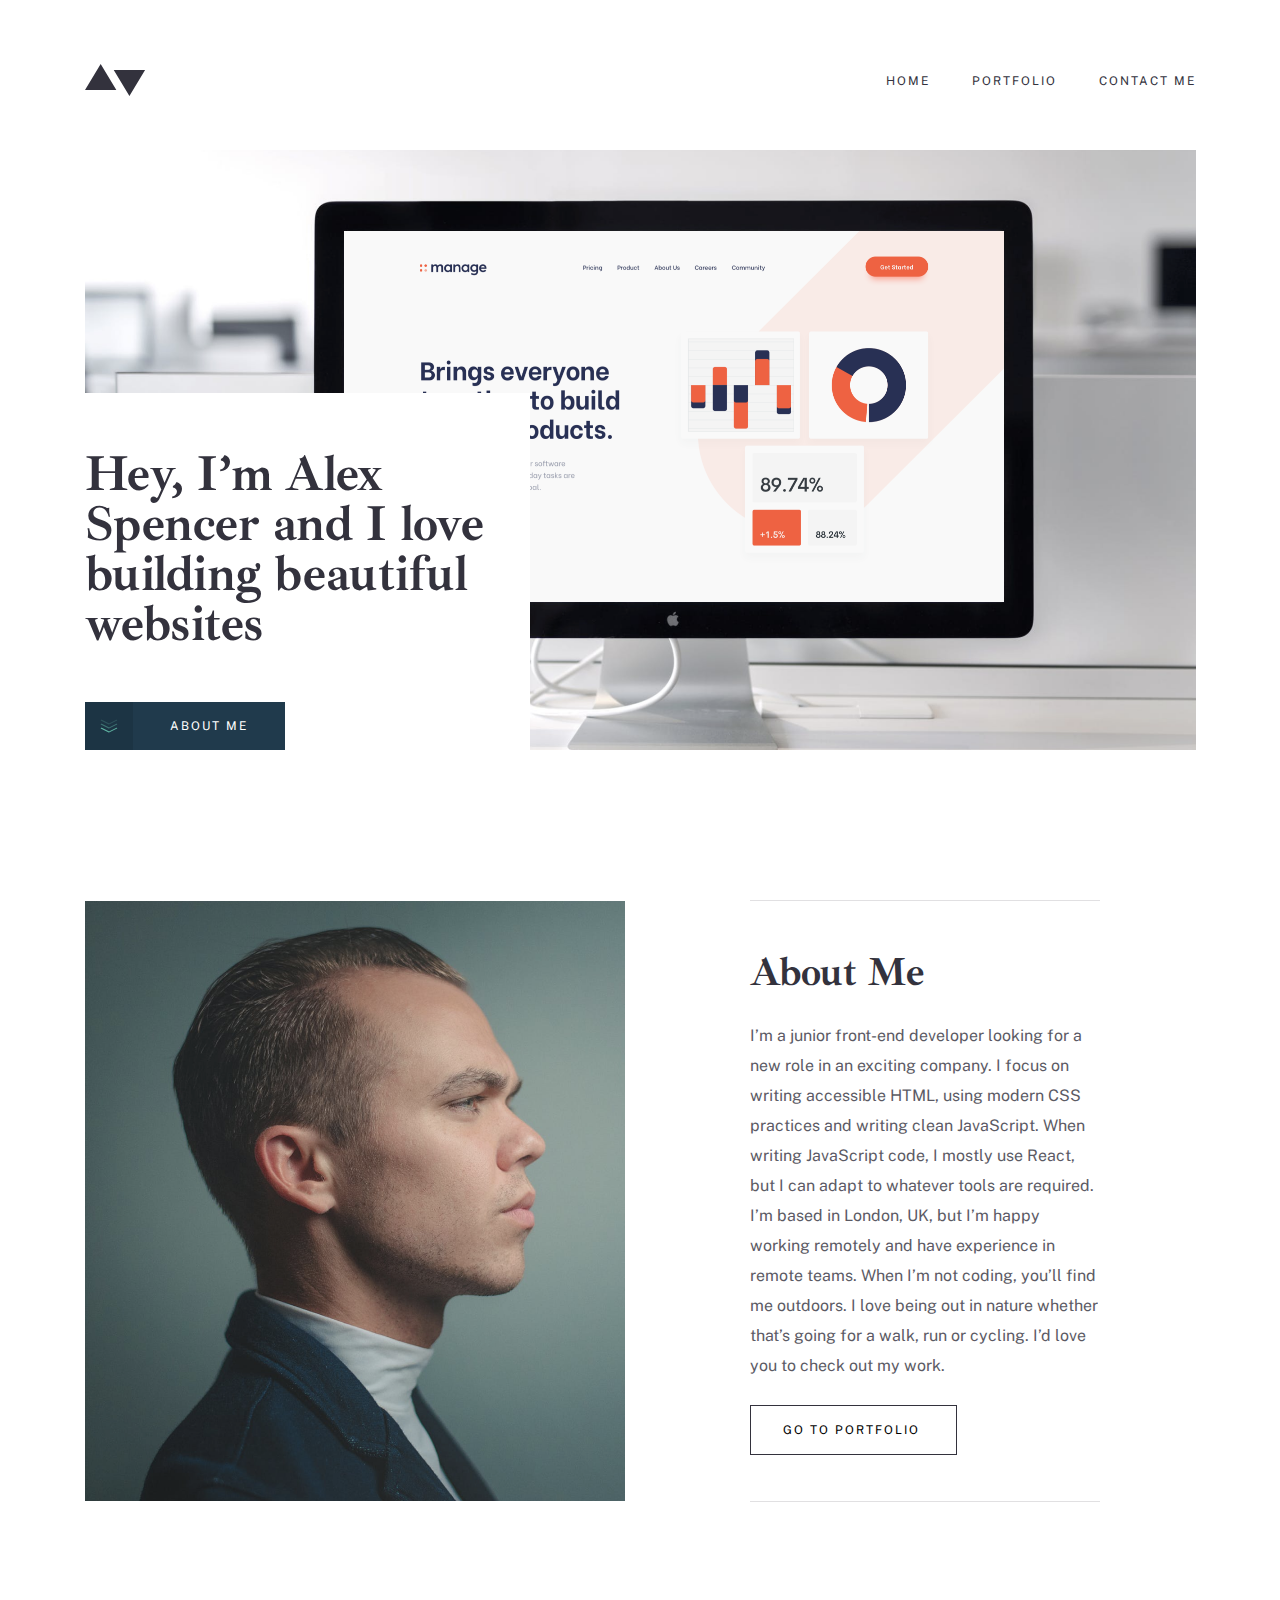
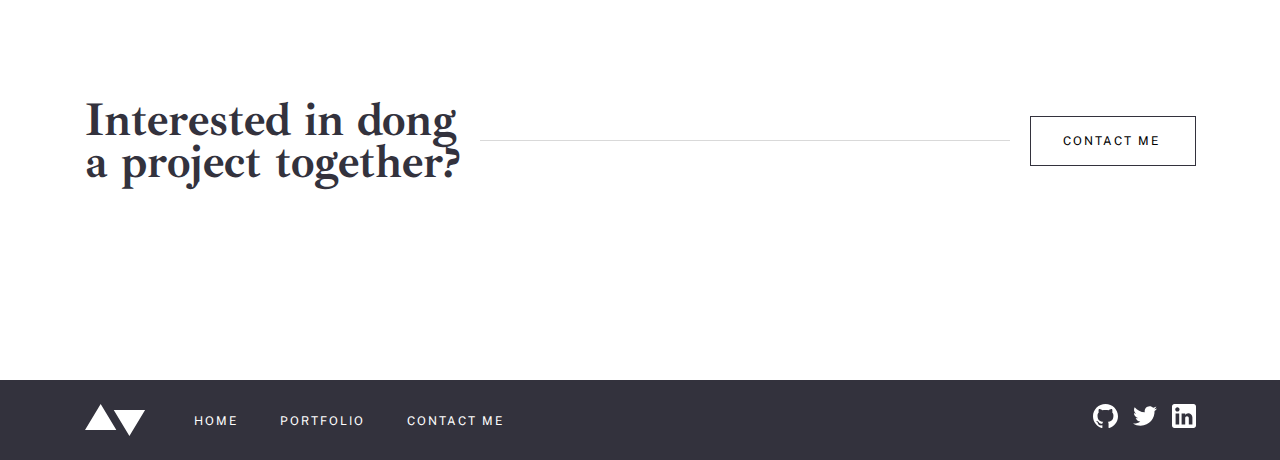
<file: index.html>
<!DOCTYPE html>
<html lang="en">

<head>
    <meta charset="UTF-8">
    <meta http-equiv="X-UA-Compatible" content="IE=edge">
    <meta name="viewport" content="width=device-width, initial-scale=1.0">
    <link rel="stylesheet" href="./css/main.css">
    <title>Home page</title>
</head>

<body>
    <header class="header">
        <div class="container header__container">
            <img src="./images/minimalize-logo.svg" alt="">
            <nav class="site-nav">
                <ul class="site-nav__list">
                    <li class="site-nav__item">
                        <a class="site-nav__link" href="#">home </a>
                    </li>
                    <li class="site-nav__item">
                        <a class="site-nav__link" href="port.html">portfolio </a>
                    </li>
                    <li class="site-nav__item">
                        <a class="site-nav__link" href="#">contact me </a>
                    </li>
                </ul>
            </nav>

            <button class="btn-3">
                <img src="./images/hamburger.png" alt="" width="24" height="13">
            </button>
        </div>
    </header>

    <main class="main">
        <section class="hero">
            <div class="container">
                <div class="hero__container">
                    <div class="hero__left-bottom">
                        <h1 class="hero__heading">
                            Hey, I’m Alex Spencer and I love building beautiful websites
                        </h1>
    
                        <button class="hero__button">
                            ABOUT ME
                        </button>
                    </div>
                </div>
            </div>
        </section>
        <section class="about-me">
            <div class="container about-me__container">
                <picture>
                    <source
                    media="(max-width: 612px)"
                    srcset="./img/about-img.png">

                    <img class="about-me__img" src="./images/about-me-img.png" alt="" width="540" height="600">
                </picture>
                
                <div class="about-me__right">
                    <h2 class="about-me__heading">
                        About Me
                    </h2>
                    <p class="about-me__desc">
                        I’m a junior front-end developer looking for a new role in an exciting company. I focus on
                        writing accessible HTML, using modern CSS practices and writing clean JavaScript. When writing
                        JavaScript code, I mostly use React, but I can adapt to whatever tools are required. I’m based
                        in London, UK, but I’m happy working remotely and have experience in remote teams. When I’m not
                        coding, you’ll find me outdoors. I love being out in nature whether that’s going for a walk, run
                        or cycling. I’d love you to check out my work.
                    </p>

                    <button class="button">
                        GO TO PORTFOLIO
                    </button>
                </div>
            </div>
        </section>

        <section class="interested">
            <div class="container interested__container">
                <h3 class="iterested__heading">
                    Interested in dong <br> a project together?
                </h3>
                <span class="interested__span"></span>
                <button class="button interested__btn">
                    CONTACT ME
                </button>
            </div>
        </section>


    </main>

    <footer class="footer">
        <div class="container">
            <div class="footer__container">
                <div class="footer__left">
                    <svg class="footer__logo" width="61" height="32" viewBox="0 0 61 32" fill="currentColor" xmlns="http://www.w3.org/2000/svg">
                        <path id="Combined Shape" fill-rule="evenodd" clip-rule="evenodd" d="M31.3469 26.1224L15.6735 0L0 26.1224H31.3469ZM60.0816 5.87755L44.4082 32L28.7347 5.87755H60.0816Z" fill="#33323D"/>
                    </svg>

                    <ul class="site-nav__list footer__list-2">
                        <li class="site-nav__item footer__item-2">
                            <a class="site-nav__link footer__link" href="#">home</a>
                        </li>
                        <li class="site-nav__item footer__item-2">
                            <a class="site-nav__link footer__link" href="#">portfolio </a>
                        </li>
                        <li class="site-nav__item footer__item-2">
                            <a class="site-nav__link footer__link" href="#">contact me </a>
                        </li>
                    </ul>
                </div>


                <ul class="footer__list">
                    <li class="footer__item">
                        <a class="footer__link-2" href="#">
                            <svg width="25" height="24" viewBox="0 0 25 24" fill="currentColor" xmlns="http://www.w3.org/2000/svg">
                                <path d="M12.5 0C5.59375 0 0 5.50948 0 12.3045C0 17.742 3.58125 22.3531 8.54688 23.9788C9.17188 24.0946 9.40104 23.7137 9.40104 23.3871C9.40104 23.095 9.39062 22.3207 9.38542 21.295C5.90833 22.0369 5.175 19.6442 5.175 19.6442C4.60625 18.2241 3.78437 17.8443 3.78437 17.8443C2.65208 17.0815 3.87188 17.0971 3.87188 17.0971C5.12708 17.1827 5.78646 18.3649 5.78646 18.3649C6.90104 20.2463 8.7125 19.7027 9.42708 19.3886C9.53958 18.5924 9.86146 18.0509 10.2188 17.743C7.44271 17.4352 4.525 16.3771 4.525 11.6628C4.525 10.3198 5.00937 9.22212 5.81146 8.36127C5.67083 8.05031 5.24896 6.7992 5.92083 5.10462C5.92083 5.10462 6.96771 4.77489 9.35833 6.36617C10.3583 6.09278 11.4208 5.95713 12.4833 5.95087C13.5458 5.95713 14.6083 6.09278 15.6083 6.36617C17.9833 4.77489 19.0302 5.10462 19.0302 5.10462C19.7021 6.7992 19.2802 8.05031 19.1552 8.36127C19.9521 9.22212 20.4365 10.3198 20.4365 11.6628C20.4365 16.3897 17.5146 17.43 14.7333 17.7326C15.1708 18.102 15.5771 18.8564 15.5771 20.0094C15.5771 21.656 15.5615 22.9791 15.5615 23.3788C15.5615 23.7012 15.7802 24.0862 16.4208 23.9631C21.4219 22.3478 25 17.7336 25 12.3045C25 5.50948 19.4031 0 12.5 0V0Z" fill="white"/>
                            </svg>
                        </a>
                    </li>
                    <li class="footer__item">
                        <a class="footer__link-2" href="#">
                            <svg width="24" height="20" viewBox="0 0 24 20" fill="currentColor" xmlns="http://www.w3.org/2000/svg">
                                <path d="M24 2.55699C23.117 2.94899 22.168 3.21299 21.172 3.33199C22.189 2.72299 22.97 1.75799 23.337 0.607986C22.386 1.17199 21.332 1.58199 20.21 1.80299C19.313 0.845986 18.032 0.247986 16.616 0.247986C13.437 0.247986 11.101 3.21399 11.819 6.29299C7.728 6.08799 4.1 4.12799 1.671 1.14899C0.381 3.36199 1.002 6.25699 3.194 7.72299C2.388 7.69699 1.628 7.47599 0.965 7.10699C0.911 9.38799 2.546 11.522 4.914 11.997C4.221 12.185 3.462 12.229 2.69 12.081C3.316 14.037 5.134 15.46 7.29 15.5C5.22 17.123 2.612 17.848 0 17.54C2.179 18.937 4.768 19.752 7.548 19.752C16.69 19.752 21.855 12.031 21.543 5.10599C22.505 4.41099 23.34 3.54399 24 2.55699Z" fill="white"/>
                            </svg>
                        </a>
                    </li>
                    <li class="footer__item">
                        <a class="footer__link-2" href="#">
                            <svg width="24" height="24" viewBox="0 0 24 24" fill="currentColor" xmlns="http://www.w3.org/2000/svg">
                                <path fill-rule="evenodd" clip-rule="evenodd" d="M2.4 0H21.6C22.92 0 24 1.08 24 2.4V21.6C24 22.92 22.92 24 21.6 24H2.4C1.08 24 0 22.92 0 21.6V2.4C0 1.08 1.08 0 2.4 0ZM3.6 20.4H7.2V9.6H3.6V20.4ZM5.4 7.56C4.2 7.56 3.24 6.6 3.24 5.4C3.24 4.2 4.2 3.24 5.4 3.24C6.6 3.24 7.56 4.2 7.56 5.4C7.56 6.6 6.6 7.56 5.4 7.56ZM16.8 20.4H20.4V13.56C20.4 11.28 18.48 9.36 16.2 9.36C15.12 9.36 13.8 10.08 13.2 11.04V9.6H9.6V20.4H13.2V14.04C13.2 13.08 14.04 12.24 15 12.24C15.96 12.24 16.8 13.08 16.8 14.04V20.4Z" fill="white"/>
                            </svg>
                        </a>
                    </li>
                </ul>
            </div>
        </div>
    </footer>
</body>

</html>
</file>
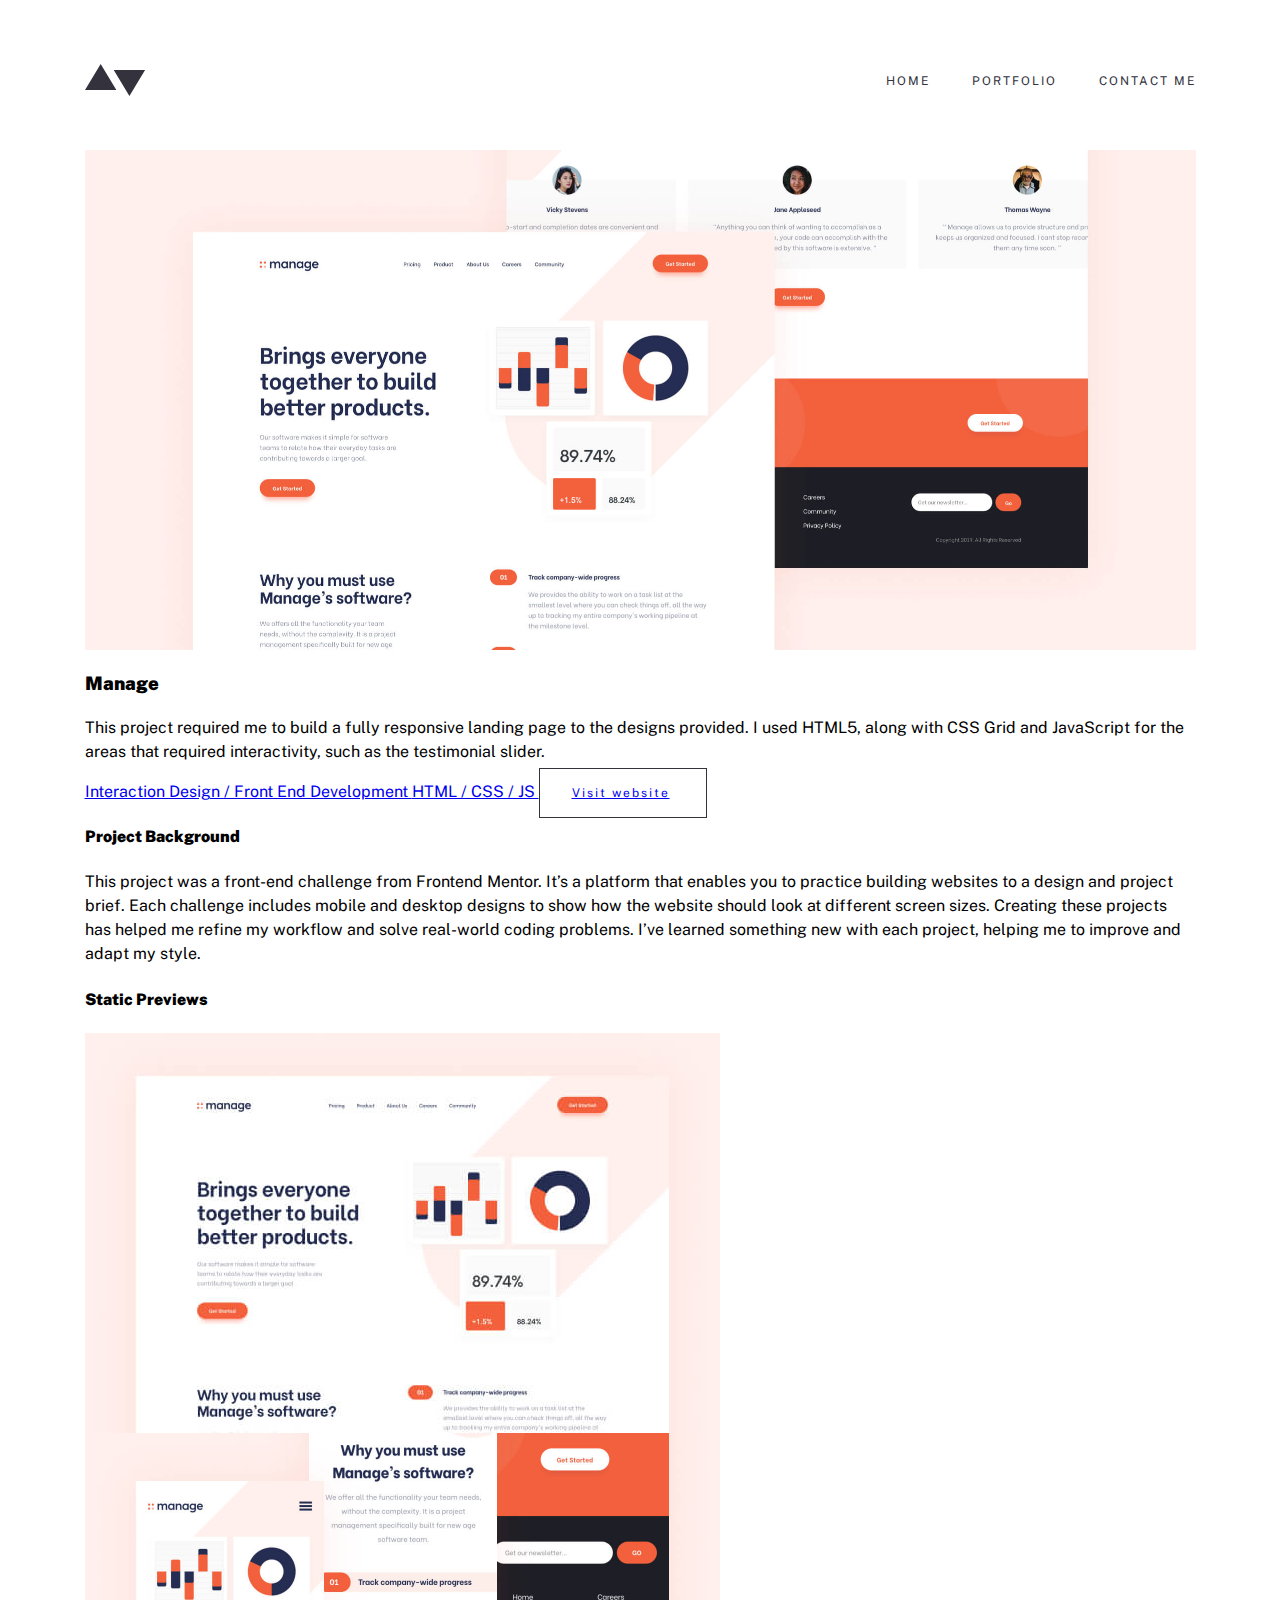
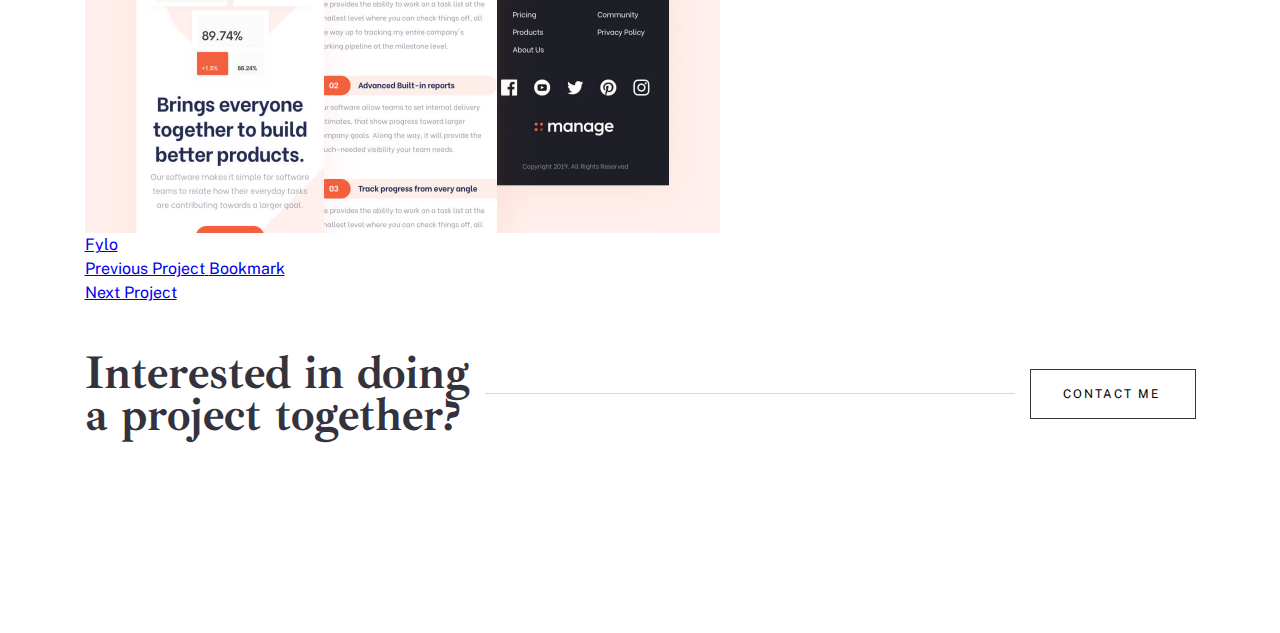
<file: info.html>
<!DOCTYPE html>
<html lang="en">
<head>
  <meta charset="UTF-8">
  <meta http-equiv="X-UA-Compatible" content="IE=edge">
  <meta name="viewport" content="width=device-width, initial-scale=1.0">
  <link rel="icon" href="./img/favicon-site.svg" type="image/x-svg">
  <link rel="stylesheet" href="./css/main.css">
  <title>Manage</title>
</head>
<body>
  <!-- header open -->
  <header class="header">
    <div class="container header__container">
        <img src="./img/minimalize-logo.svg" alt="">
        <nav class="site-nav">
            <ul class="site-nav__list">
                <li class="site-nav__item">
                    <a class="site-nav__link" href="#">home </a>
                </li>
                <li class="site-nav__item">
                    <a class="site-nav__link" href="#">portfolio </a>
                </li>
                <li class="site-nav__item">
                    <a class="site-nav__link" href="#">contact me </a>
                </li>
            </ul>
        </nav>

        <button class="btn-3">
            <img src="./img/hamburger.png" alt="" width="24" height="13">
        </button>
    </div>
</header>
  <!-- header close -->

<!-- main open -->
<main class="main">

  <!-- hero -->
  <section class="manage">
    <div class="container manage___container">

      <img 
      src="./img/manage-hero.jpg" 
      alt="manage site prewiew"
      width="1111"
      height="500">
        
    </div>
   </section> <!-- hero end -->

   <!-- statics section -->
   <section class="statics">
     <h2 class="visually-hidden"> Statics </h2>
      <div class="container statics__container">
       
        <!-- statics left -->
        <div class="statics__left">

          <h3 class="statics__left__header">
            Manage
          </h3>

          <p class="statics__left__desc">
            This project required me to build a fully responsive landing page to the designs provided. I used HTML5, along with CSS Grid and JavaScript for the areas that required interactivity, such as the testimonial slider.
          </p>
          
          <a href="#" class="statics__left__link manage__link-top">
            Interaction Design / Front End Development   
          </a>

          <a href="#" class="statics__left__link manage__link-btm">
            HTML / CSS / JS
          </a>

          <a href="#" class="button button--manage">
            Visit website
          </a>

        </div> <!-- close statics lft -->

        <!-- statics right -->
        <div class="statics__right">

          <h4 class="statics__right__header">
            Project Background
          </h4>

          <p class="statics__right__desc">
            This project was a front-end  challenge from Frontend Mentor. It’s a platform that enables you to practice building websites to a design and project brief. Each challenge includes mobile and desktop designs to show how the website should look at different screen sizes. Creating these projects has helped me refine my workflow and solve real-world coding problems. I’ve learned something new with each project, helping me to improve and adapt my style.
          </p>

          <h4 class="statics__right__header--bottom">
            Static Previews
          </h4>

          <img
          class="statics__right__img-top" 
          src="./img/manage-static-top.jpg"
          alt="prewiew manage site"
          width="635"
          height="400">
          
          <img
          class="statics__right__img-btm"
          src="./img/manage-static-bottom.jpg"
          alt="prewiew manage site"
          width="635"
          height="400">
        </div> <!-- close statics ryt -->

      </div>

       <!-- statics bottom ↓ ↓ ↓ -->
       <div class="container statics__bottom">
        <!-- bu yerga oldingi page linki qo'yiladi !!! -->
        <a class="button-back" 
        href="#">
        Fylo 
        <br>
        
        <span class="button-span">Previous Project</span> 
      
      </a>

      <!-- bu yerga keyingi page linki qo'yiladi !!! -->
      <a class="button-next" 
      href="#">
      Bookmark 
      <br>
      
      <span class="button-span">Next Project</span> 
    
    </a>

      </div> <!-- close statics btm -->

   </section> <!-- statics close -->

   <!-- open interested -->
   <section class="interested">
    <div class="container interested__container">
        <h3 class="iterested__heading">
            Interested in doing <br> a project together?
        </h3>
        <span class="interested__span"></span>
        <button class="button interested__btn">
            CONTACT ME
        </button>
    </div>
</section> <!-- interested close -->

</main> <!-- main close -->

</body>
</html>
</file>
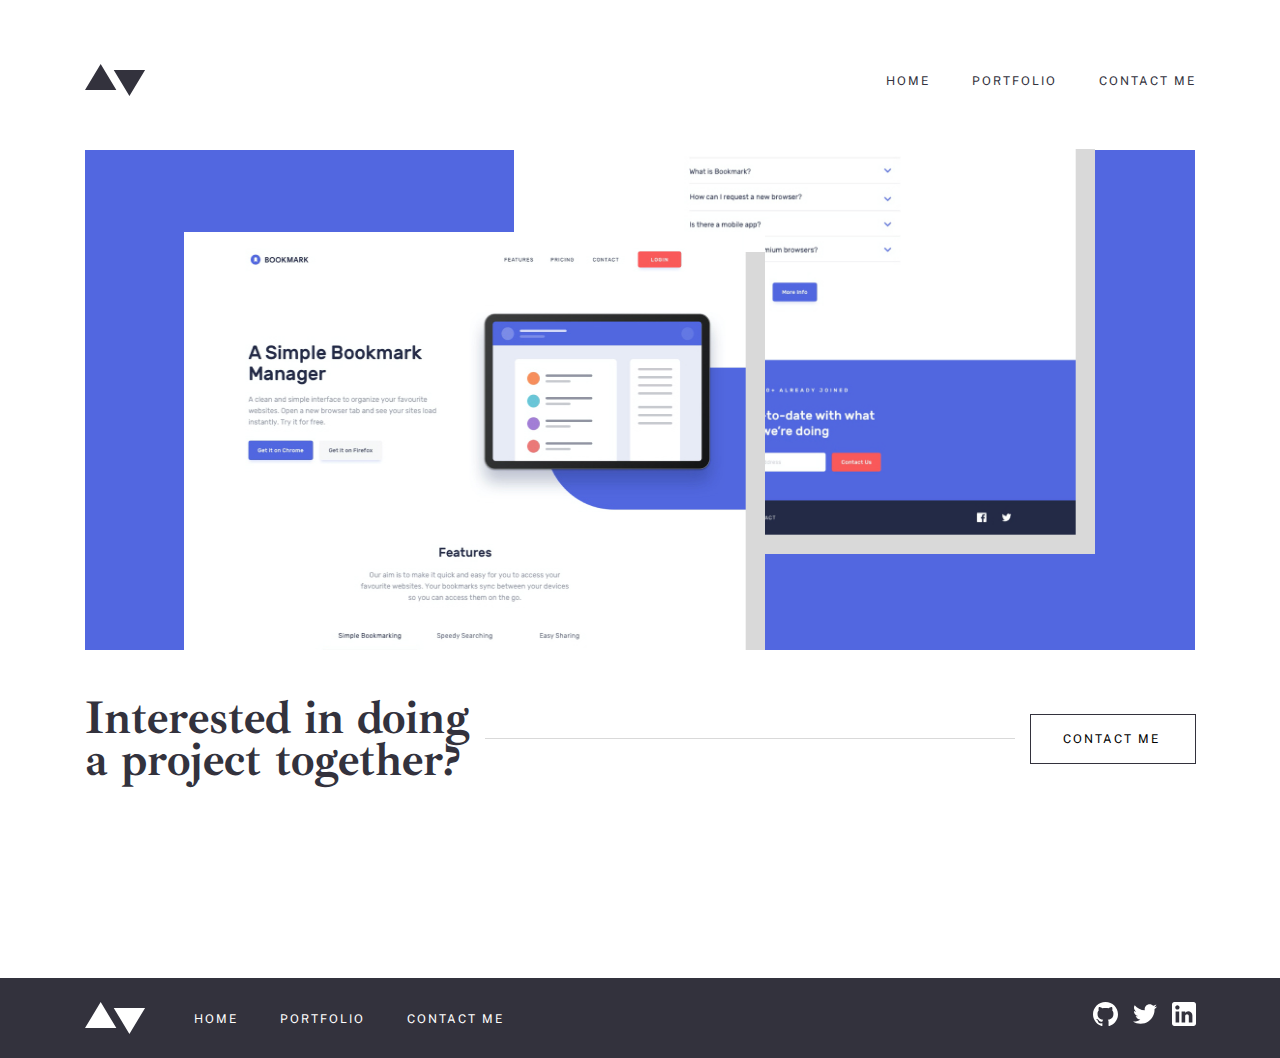
<file: port.html>
<!DOCTYPE html>
<html lang="en">
<head>
    <meta charset="UTF-8">
    <meta http-equiv="X-UA-Compatible" content="IE=edge">
    <meta name="viewport" content="width=device-width, initial-scale=1.0">
    <link rel="stylesheet" href="./css/main.css">
    <title>Document</title>
</head>
<body>
    <header class="header">
        <div class="container header__container">
            <img src="./images/minimalize-logo.svg" alt="">
            <nav class="site-nav">
                <ul class="site-nav__list">
                    <li class="site-nav__item">
                        <a class="site-nav__link" href="index.html">home </a>
                    </li>
                    <li class="site-nav__item">
                        <a class="site-nav__link" href="#">portfolio </a>
                    </li>
                    <li class="site-nav__item">
                        <a class="site-nav__link" href="#">contact me </a>
                    </li>
                </ul>
            </nav>

            <button class="btn-3">
                <img src="./images/hamburger.png" alt="" width="24" height="13">
            </button>
        </div>
    </header>

    <main class="main">
        <section class="port-hero">
            <div class="container">
                <div class="port-hero__body">
                    <img class="port-hero__left" src="./images/port-hero-left.jpg" alt="bookmark saytining tepa qismi rasmi" width="581" height="418">
                    <img class="port-hero__right" src="./images/port-hero-right.jpg" alt="bookmark saytining tast qismi rasmi" width="581" height="399">
                </div>
            </div>
        </section>

        <section class="interested">
            <div class="container interested__container">
                <h3 class="iterested__heading">
                    Interested in doing <br> a project together?
                </h3>
                <span class="interested__span"></span>
                <button class="button interested__btn">
                    CONTACT ME
                </button>
            </div>
        </section>
    </main>

    <footer class="footer">
        <div class="container">
            <div class="footer__container">
                <div class="footer__left">
                    <svg class="footer__logo" width="61" height="32" viewBox="0 0 61 32" fill="currentColor" xmlns="http://www.w3.org/2000/svg">
                        <path id="Combined Shape" fill-rule="evenodd" clip-rule="evenodd" d="M31.3469 26.1224L15.6735 0L0 26.1224H31.3469ZM60.0816 5.87755L44.4082 32L28.7347 5.87755H60.0816Z" fill="#33323D"/>
                    </svg>

                    <ul class="site-nav__list footer__list-2">
                        <li class="site-nav__item footer__item-2">
                            <a class="site-nav__link footer__link" href="#">home</a>
                        </li>
                        <li class="site-nav__item footer__item-2">
                            <a class="site-nav__link footer__link" href="#">portfolio </a>
                        </li>
                        <li class="site-nav__item footer__item-2">
                            <a class="site-nav__link footer__link" href="#">contact me </a>
                        </li>
                    </ul>
                </div>


                <ul class="footer__list">
                    <li class="footer__item">
                        <a class="footer__link-2" href="#">
                            <svg width="25" height="24" viewBox="0 0 25 24" fill="currentColor" xmlns="http://www.w3.org/2000/svg">
                                <path d="M12.5 0C5.59375 0 0 5.50948 0 12.3045C0 17.742 3.58125 22.3531 8.54688 23.9788C9.17188 24.0946 9.40104 23.7137 9.40104 23.3871C9.40104 23.095 9.39062 22.3207 9.38542 21.295C5.90833 22.0369 5.175 19.6442 5.175 19.6442C4.60625 18.2241 3.78437 17.8443 3.78437 17.8443C2.65208 17.0815 3.87188 17.0971 3.87188 17.0971C5.12708 17.1827 5.78646 18.3649 5.78646 18.3649C6.90104 20.2463 8.7125 19.7027 9.42708 19.3886C9.53958 18.5924 9.86146 18.0509 10.2188 17.743C7.44271 17.4352 4.525 16.3771 4.525 11.6628C4.525 10.3198 5.00937 9.22212 5.81146 8.36127C5.67083 8.05031 5.24896 6.7992 5.92083 5.10462C5.92083 5.10462 6.96771 4.77489 9.35833 6.36617C10.3583 6.09278 11.4208 5.95713 12.4833 5.95087C13.5458 5.95713 14.6083 6.09278 15.6083 6.36617C17.9833 4.77489 19.0302 5.10462 19.0302 5.10462C19.7021 6.7992 19.2802 8.05031 19.1552 8.36127C19.9521 9.22212 20.4365 10.3198 20.4365 11.6628C20.4365 16.3897 17.5146 17.43 14.7333 17.7326C15.1708 18.102 15.5771 18.8564 15.5771 20.0094C15.5771 21.656 15.5615 22.9791 15.5615 23.3788C15.5615 23.7012 15.7802 24.0862 16.4208 23.9631C21.4219 22.3478 25 17.7336 25 12.3045C25 5.50948 19.4031 0 12.5 0V0Z" fill="white"/>
                            </svg>
                        </a>
                    </li>
                    <li class="footer__item">
                        <a class="footer__link-2" href="#">
                            <svg width="24" height="20" viewBox="0 0 24 20" fill="currentColor" xmlns="http://www.w3.org/2000/svg">
                                <path d="M24 2.55699C23.117 2.94899 22.168 3.21299 21.172 3.33199C22.189 2.72299 22.97 1.75799 23.337 0.607986C22.386 1.17199 21.332 1.58199 20.21 1.80299C19.313 0.845986 18.032 0.247986 16.616 0.247986C13.437 0.247986 11.101 3.21399 11.819 6.29299C7.728 6.08799 4.1 4.12799 1.671 1.14899C0.381 3.36199 1.002 6.25699 3.194 7.72299C2.388 7.69699 1.628 7.47599 0.965 7.10699C0.911 9.38799 2.546 11.522 4.914 11.997C4.221 12.185 3.462 12.229 2.69 12.081C3.316 14.037 5.134 15.46 7.29 15.5C5.22 17.123 2.612 17.848 0 17.54C2.179 18.937 4.768 19.752 7.548 19.752C16.69 19.752 21.855 12.031 21.543 5.10599C22.505 4.41099 23.34 3.54399 24 2.55699Z" fill="white"/>
                            </svg>
                        </a>
                    </li>
                    <li class="footer__item">
                        <a class="footer__link-2" href="#">
                            <svg width="24" height="24" viewBox="0 0 24 24" fill="currentColor" xmlns="http://www.w3.org/2000/svg">
                                <path fill-rule="evenodd" clip-rule="evenodd" d="M2.4 0H21.6C22.92 0 24 1.08 24 2.4V21.6C24 22.92 22.92 24 21.6 24H2.4C1.08 24 0 22.92 0 21.6V2.4C0 1.08 1.08 0 2.4 0ZM3.6 20.4H7.2V9.6H3.6V20.4ZM5.4 7.56C4.2 7.56 3.24 6.6 3.24 5.4C3.24 4.2 4.2 3.24 5.4 3.24C6.6 3.24 7.56 4.2 7.56 5.4C7.56 6.6 6.6 7.56 5.4 7.56ZM16.8 20.4H20.4V13.56C20.4 11.28 18.48 9.36 16.2 9.36C15.12 9.36 13.8 10.08 13.2 11.04V9.6H9.6V20.4H13.2V14.04C13.2 13.08 14.04 12.24 15 12.24C15.96 12.24 16.8 13.08 16.8 14.04V20.4Z" fill="white"/>
                            </svg>
                        </a>
                    </li>
                </ul>
            </div>
        </div>
    </footer>
</body>
</html>
</file>
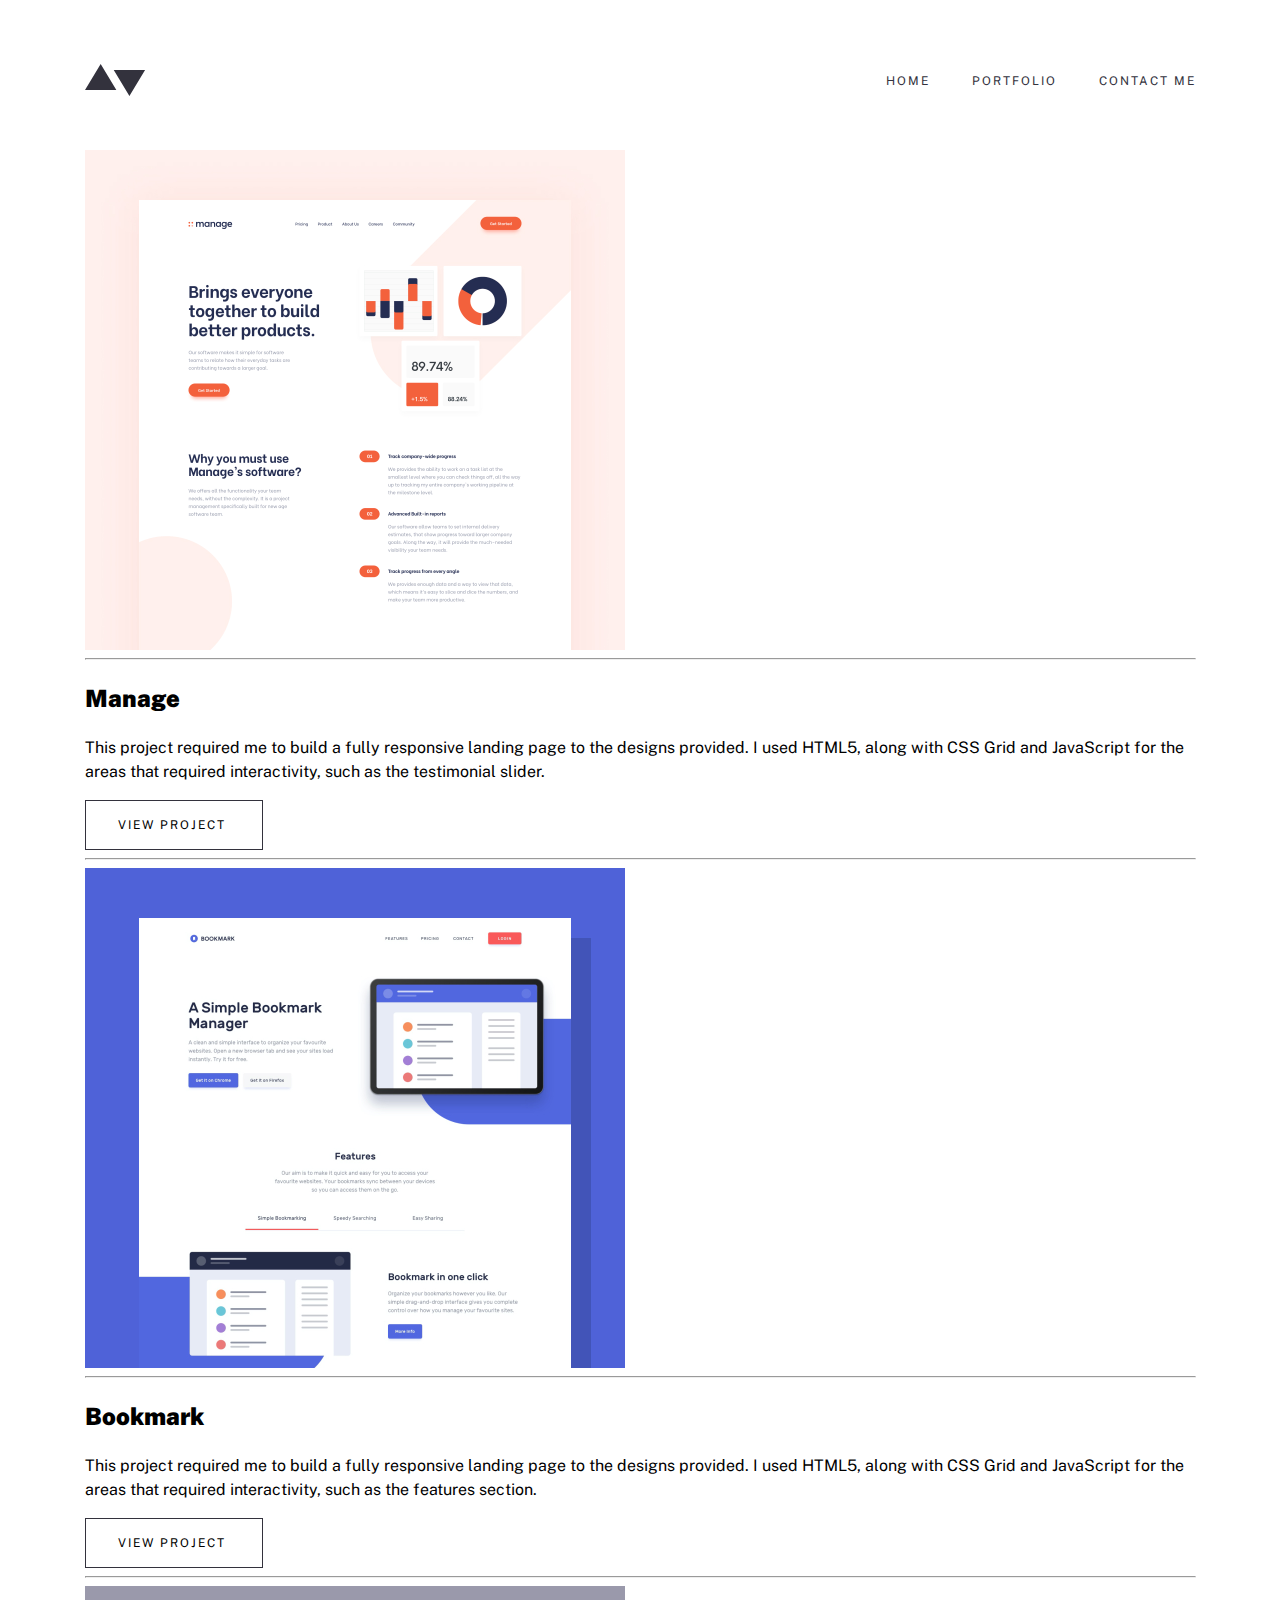
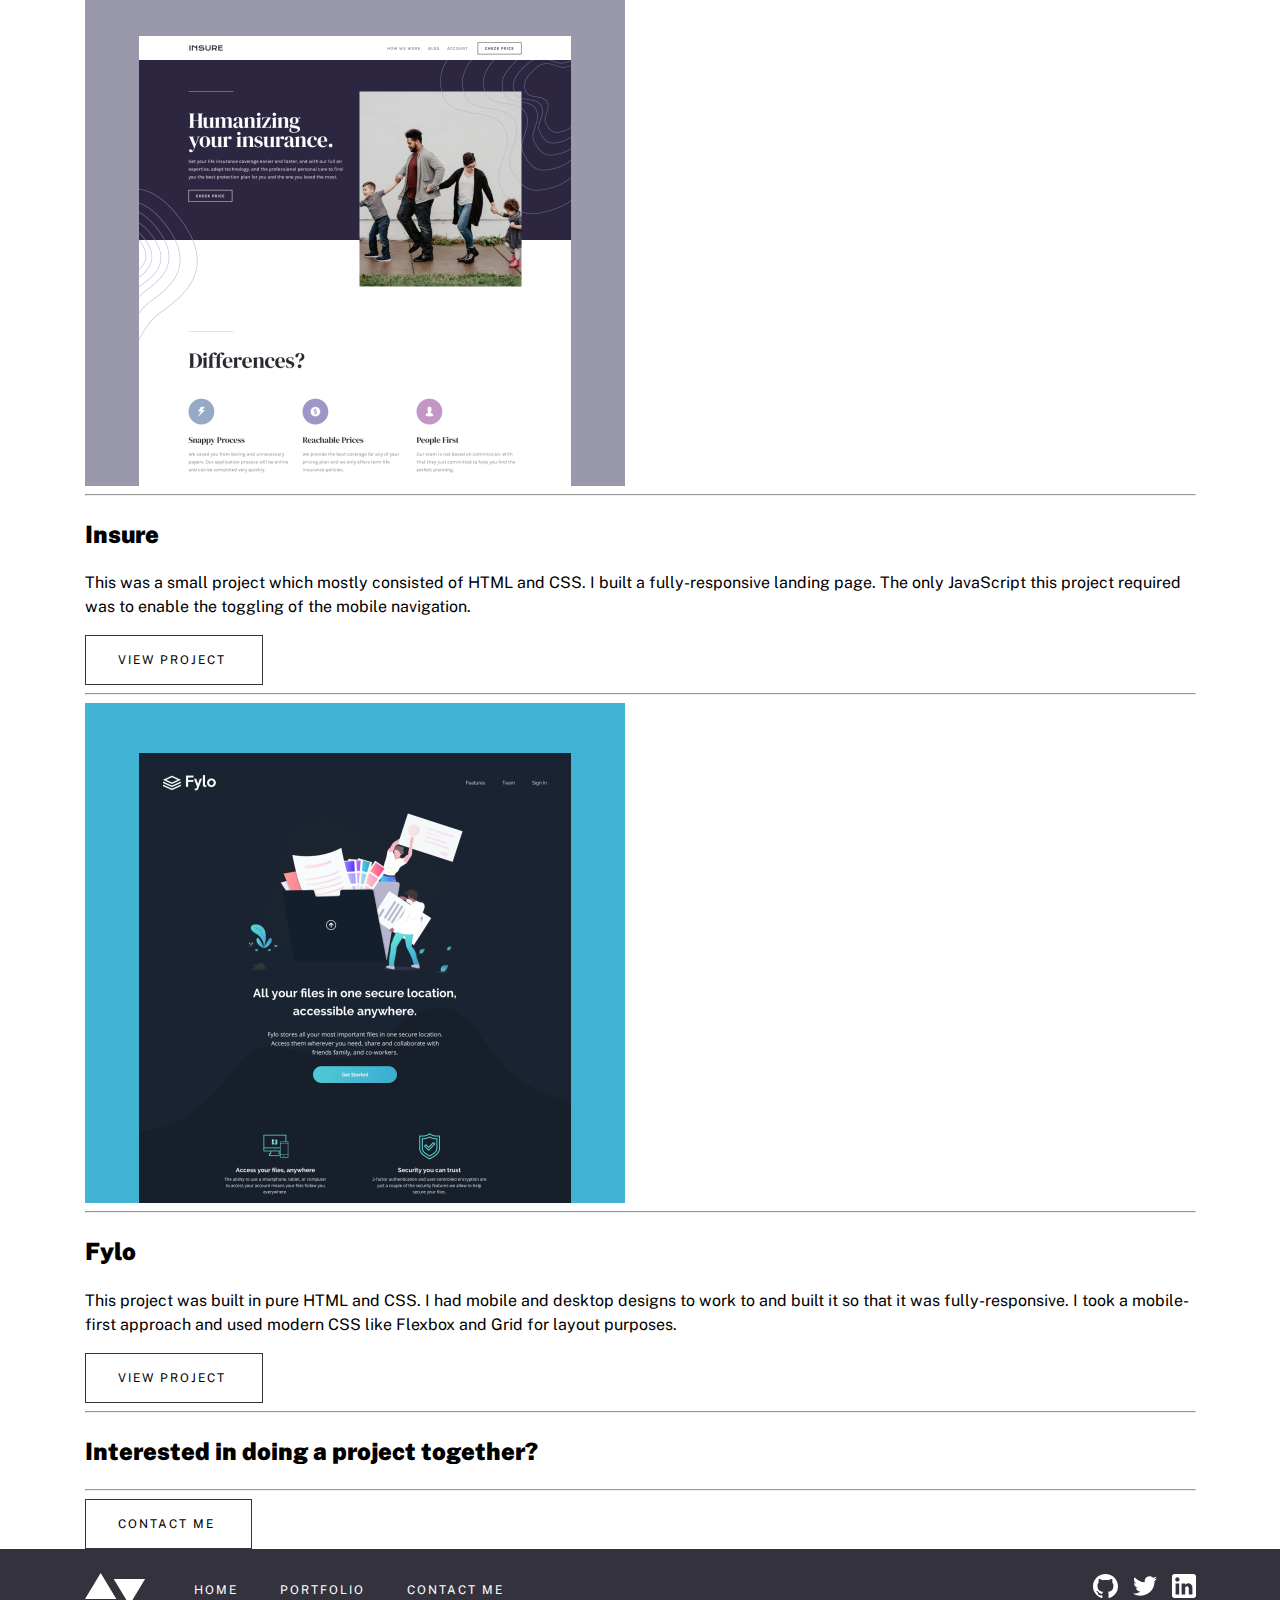
<file: portfolio.html>
<!DOCTYPE html>
<html lang="en">
<head>
    <meta charset="UTF-8">
    <meta http-equiv="X-UA-Compatible" content="IE=edge">
    <meta name="viewport" content="width=device-width, initial-scale=1.0">
    <link rel="stylesheet" href="./css/main.css">
    <title>Portfolio</title>
</head>
<body>
    <header class="header">
        <div class="container header__container">
            <img src="./images/minimalize-logo.svg" alt="logo">
            <nav class="site-nav">
                <ul class="site-nav__list">
                    <li class="site-nav__item">
                        <a class="site-nav__link" href="#">home </a>
                    </li>
                    <li class="site-nav__item">
                        <a class="site-nav__link" href="#">portfolio </a>
                    </li>
                    <li class="site-nav__item">
                        <a class="site-nav__link" href="#">contact me </a>
                    </li>
                </ul>
            </nav>

            <button class="btn-3">
                <img src="./images/hamburger.png" alt="" width="24" height="13">
            </button>
        </div>
    </header>
   <main class="main">
       <section class="portfmanage">
           <h1 class="visually-hidden">Manage</h1>
           <div class="container portfmanage__container">
                   <div class="portfmanage__manage">
                       <img class="portfmanage__img" src="./images/Groupbg.jpg" alt="img" width="540" height="500">
                       <div class="portfmanage__hero">
                           <hr class="portfmanage__hr">
                           <h2 class="portfmanage__heading">Manage</h2>
                           <p  class="portfmanage__desc">This project required me to build a fully responsive landing page to the designs provided. I used HTML5, along with CSS Grid and JavaScript for the areas that required interactivity, such as the testimonial slider.</p>
                           <button class="button btn">VIEW PROJECT</button>
                           <hr class="portfmanage__hr">
                       </div>
                   </div>

                   <div class="portfmanage__manage">
                    <img class="portfmanage__imgg" src="./images/Group1img.jpg" alt="img" width="540" height="500">
                    <div class="portfmanage__hero">
                        <hr class="portfmanage__hr">
                        <h2 class="portfmanage__heading">Bookmark</h2>
                        <p  class="portfmanage__desc">This project required me to build a fully responsive landing page to the designs provided. I used HTML5, along with CSS Grid and JavaScript for the areas that required interactivity, such as the features section.</p>
                        <button class="button btn">VIEW PROJECT</button>
                        <hr class="portfmanage__hr">
                    </div>
                </div>

                <div class="portfmanage__manage">
                    <img class="portfmanage__img" src="./images/Group2img.jpg" alt="img" width="540" height="500">
                    <div class="portfmanage__hero">
                        <hr class="portfmanage__hr">
                        <h2 class="portfmanage__heading">Insure</h2>
                        <p  class="portfmanage__desc">This was a small project which mostly consisted of HTML and CSS. I built a fully-responsive landing page. The only JavaScript this project required was to enable the toggling of the mobile navigation.</p>
                        <button class="button btn">VIEW PROJECT</button>
                        <hr class="portfmanage__hr">
                    </div>
                </div>

                <div class="portfmanage__manage">
                    <img class="portfmanage__imgg" src="./images/Group3img.jpg" alt="img" width="540" height="500">
                    <div class="portfmanage__hero">
                        <hr class="portfmanage__hr">
                        <h2 class="portfmanage__heading">Fylo</h2>
                        <p  class="portfmanage__desc">This project was built in pure HTML and CSS. I had mobile and desktop designs to work to and built it so that it was fully-responsive. I took a mobile-first approach and used modern CSS like Flexbox and Grid for layout purposes.</p>
                        <button class="button btn">VIEW PROJECT</button>
                        <hr class="portfmanage__hr">
                    </div>
                </div>
           </div>

       </section>

       <section class="contactme">
           <h1 class="visually-hidden">contactme</h1>
           <div class="container contactme__container">
               <div class="contactme__hero">
                <h2 class="contactme__heading">Interested in doing a project together?</h2>
                <hr class="contactme__hr">
                <div class="contactme__right">
                    <button class="button btnn">CONTACT ME</button>
                </div>
               </div>
           </div>
       </section>
   </main>

   <footer class="footer">
    <div class="container">
        <div class="footer__container">
            <div class="footer__left">
                <svg class="footer__logo" width="61" height="32" viewBox="0 0 61 32" fill="currentColor" xmlns="http://www.w3.org/2000/svg">
                    <path id="Combined Shape" fill-rule="evenodd" clip-rule="evenodd" d="M31.3469 26.1224L15.6735 0L0 26.1224H31.3469ZM60.0816 5.87755L44.4082 32L28.7347 5.87755H60.0816Z" fill="#33323D"/>
                </svg>

                <ul class="site-nav__list footer__list-2">
                    <li class="site-nav__item footer__item-2">
                        <a class="site-nav__link footer__link" href="#">home</a>
                    </li>
                    <li class="site-nav__item footer__item-2">
                        <a class="site-nav__link footer__link" href="#">portfolio </a>
                    </li>
                    <li class="site-nav__item footer__item-2">
                        <a class="site-nav__link footer__link" href="#">contact me </a>
                    </li>
                </ul>
            </div>


            <ul class="footer__list">
                <li class="footer__item">
                    <a class="footer__link-2" href="#">
                        <svg width="25" height="24" viewBox="0 0 25 24" fill="currentColor" xmlns="http://www.w3.org/2000/svg">
                            <path d="M12.5 0C5.59375 0 0 5.50948 0 12.3045C0 17.742 3.58125 22.3531 8.54688 23.9788C9.17188 24.0946 9.40104 23.7137 9.40104 23.3871C9.40104 23.095 9.39062 22.3207 9.38542 21.295C5.90833 22.0369 5.175 19.6442 5.175 19.6442C4.60625 18.2241 3.78437 17.8443 3.78437 17.8443C2.65208 17.0815 3.87188 17.0971 3.87188 17.0971C5.12708 17.1827 5.78646 18.3649 5.78646 18.3649C6.90104 20.2463 8.7125 19.7027 9.42708 19.3886C9.53958 18.5924 9.86146 18.0509 10.2188 17.743C7.44271 17.4352 4.525 16.3771 4.525 11.6628C4.525 10.3198 5.00937 9.22212 5.81146 8.36127C5.67083 8.05031 5.24896 6.7992 5.92083 5.10462C5.92083 5.10462 6.96771 4.77489 9.35833 6.36617C10.3583 6.09278 11.4208 5.95713 12.4833 5.95087C13.5458 5.95713 14.6083 6.09278 15.6083 6.36617C17.9833 4.77489 19.0302 5.10462 19.0302 5.10462C19.7021 6.7992 19.2802 8.05031 19.1552 8.36127C19.9521 9.22212 20.4365 10.3198 20.4365 11.6628C20.4365 16.3897 17.5146 17.43 14.7333 17.7326C15.1708 18.102 15.5771 18.8564 15.5771 20.0094C15.5771 21.656 15.5615 22.9791 15.5615 23.3788C15.5615 23.7012 15.7802 24.0862 16.4208 23.9631C21.4219 22.3478 25 17.7336 25 12.3045C25 5.50948 19.4031 0 12.5 0V0Z" fill="white"/>
                        </svg>
                    </a>
                </li>
                <li class="footer__item">
                    <a class="footer__link-2" href="#">
                        <svg width="24" height="20" viewBox="0 0 24 20" fill="currentColor" xmlns="http://www.w3.org/2000/svg">
                            <path d="M24 2.55699C23.117 2.94899 22.168 3.21299 21.172 3.33199C22.189 2.72299 22.97 1.75799 23.337 0.607986C22.386 1.17199 21.332 1.58199 20.21 1.80299C19.313 0.845986 18.032 0.247986 16.616 0.247986C13.437 0.247986 11.101 3.21399 11.819 6.29299C7.728 6.08799 4.1 4.12799 1.671 1.14899C0.381 3.36199 1.002 6.25699 3.194 7.72299C2.388 7.69699 1.628 7.47599 0.965 7.10699C0.911 9.38799 2.546 11.522 4.914 11.997C4.221 12.185 3.462 12.229 2.69 12.081C3.316 14.037 5.134 15.46 7.29 15.5C5.22 17.123 2.612 17.848 0 17.54C2.179 18.937 4.768 19.752 7.548 19.752C16.69 19.752 21.855 12.031 21.543 5.10599C22.505 4.41099 23.34 3.54399 24 2.55699Z" fill="white"/>
                        </svg>
                    </a>
                </li>
                <li class="footer__item">
                    <a class="footer__link-2" href="#">
                        <svg width="24" height="24" viewBox="0 0 24 24" fill="currentColor" xmlns="http://www.w3.org/2000/svg">
                            <path fill-rule="evenodd" clip-rule="evenodd" d="M2.4 0H21.6C22.92 0 24 1.08 24 2.4V21.6C24 22.92 22.92 24 21.6 24H2.4C1.08 24 0 22.92 0 21.6V2.4C0 1.08 1.08 0 2.4 0ZM3.6 20.4H7.2V9.6H3.6V20.4ZM5.4 7.56C4.2 7.56 3.24 6.6 3.24 5.4C3.24 4.2 4.2 3.24 5.4 3.24C6.6 3.24 7.56 4.2 7.56 5.4C7.56 6.6 6.6 7.56 5.4 7.56ZM16.8 20.4H20.4V13.56C20.4 11.28 18.48 9.36 16.2 9.36C15.12 9.36 13.8 10.08 13.2 11.04V9.6H9.6V20.4H13.2V14.04C13.2 13.08 14.04 12.24 15 12.24C15.96 12.24 16.8 13.08 16.8 14.04V20.4Z" fill="white"/>
                        </svg>
                    </a>
                </li>
            </ul>
        </div>
    </div>
</footer>
</body>
</html>
</file>
<file: css/main.css>
/*! normalize.css v8.0.1 | MIT License | github.com/necolas/normalize.css */
/* Document
   ========================================================================== */
/**
 * 1. Correct the line height in all browsers.
 * 2. Prevent adjustments of font size after orientation changes in iOS.
 */
html {
  line-height: 1.15;
  /* 1 */
  -webkit-text-size-adjust: 100%;
  /* 2 */
}

/* Sections
     ========================================================================== */
/**
   * Remove the margin in all browsers.
   */
body {
  margin: 0;
}

/**
   * Render the `main` element consistently in IE.
   */
main {
  display: block;
}

/**
   * Correct the font size and margin on `h1` elements within `section` and
   * `article` contexts in Chrome, Firefox, and Safari.
   */
h1 {
  font-size: 2em;
  margin: 0.67em 0;
}

/* Grouping content
     ========================================================================== */
/**
   * 1. Add the correct box sizing in Firefox.
   * 2. Show the overflow in Edge and IE.
   */
hr {
  -webkit-box-sizing: content-box;
          box-sizing: content-box;
  /* 1 */
  height: 0;
  /* 1 */
  overflow: visible;
  /* 2 */
}

/**
   * 1. Correct the inheritance and scaling of font size in all browsers.
   * 2. Correct the odd `em` font sizing in all browsers.
   */
pre {
  font-family: monospace, monospace;
  /* 1 */
  font-size: 1em;
  /* 2 */
}

/* Text-level semantics
     ========================================================================== */
/**
   * Remove the gray background on active links in IE 10.
   */
a {
  background-color: transparent;
}

/**
   * 1. Remove the bottom border in Chrome 57-
   * 2. Add the correct text decoration in Chrome, Edge, IE, Opera, and Safari.
   */
abbr[title] {
  border-bottom: none;
  /* 1 */
  text-decoration: underline;
  /* 2 */
  -webkit-text-decoration: underline dotted;
          text-decoration: underline dotted;
  /* 2 */
}

/**
   * Add the correct font weight in Chrome, Edge, and Safari.
   */
b,
strong {
  font-weight: bolder;
}

/**
   * 1. Correct the inheritance and scaling of font size in all browsers.
   * 2. Correct the odd `em` font sizing in all browsers.
   */
code,
kbd,
samp {
  font-family: monospace, monospace;
  /* 1 */
  font-size: 1em;
  /* 2 */
}

/**
   * Add the correct font size in all browsers.
   */
small {
  font-size: 80%;
}

/**
   * Prevent `sub` and `sup` elements from affecting the line height in
   * all browsers.
   */
sub,
sup {
  font-size: 75%;
  line-height: 0;
  position: relative;
  vertical-align: baseline;
}

sub {
  bottom: -0.25em;
}

sup {
  top: -0.5em;
}

/* Embedded content
     ========================================================================== */
/**
   * Remove the border on images inside links in IE 10.
   */
img {
  border-style: none;
}

/* Forms
     ========================================================================== */
/**
   * 1. Change the font styles in all browsers.
   * 2. Remove the margin in Firefox and Safari.
   */
button,
input,
optgroup,
select,
textarea {
  font-family: inherit;
  /* 1 */
  font-size: 100%;
  /* 1 */
  line-height: 1.15;
  /* 1 */
  margin: 0;
  /* 2 */
}

/**
   * Show the overflow in IE.
   * 1. Show the overflow in Edge.
   */
button,
input {
  /* 1 */
  overflow: visible;
}

/**
   * Remove the inheritance of text transform in Edge, Firefox, and IE.
   * 1. Remove the inheritance of text transform in Firefox.
   */
button,
select {
  /* 1 */
  text-transform: none;
}

/**
   * Correct the inability to style clickable types in iOS and Safari.
   */
button,
[type="button"],
[type="reset"],
[type="submit"] {
  -webkit-appearance: button;
}

/**
   * Remove the inner border and padding in Firefox.
   */
button::-moz-focus-inner,
[type="button"]::-moz-focus-inner,
[type="reset"]::-moz-focus-inner,
[type="submit"]::-moz-focus-inner {
  border-style: none;
  padding: 0;
}

/**
   * Restore the focus styles unset by the previous rule.
   */
button:-moz-focusring,
[type="button"]:-moz-focusring,
[type="reset"]:-moz-focusring,
[type="submit"]:-moz-focusring {
  outline: 1px dotted ButtonText;
}

/**
   * Correct the padding in Firefox.
   */
fieldset {
  padding: 0.35em 0.75em 0.625em;
}

/**
   * 1. Correct the text wrapping in Edge and IE.
   * 2. Correct the color inheritance from `fieldset` elements in IE.
   * 3. Remove the padding so developers are not caught out when they zero out
   *    `fieldset` elements in all browsers.
   */
legend {
  -webkit-box-sizing: border-box;
          box-sizing: border-box;
  /* 1 */
  color: inherit;
  /* 2 */
  display: table;
  /* 1 */
  max-width: 100%;
  /* 1 */
  padding: 0;
  /* 3 */
  white-space: normal;
  /* 1 */
}

/**
   * Add the correct vertical alignment in Chrome, Firefox, and Opera.
   */
progress {
  vertical-align: baseline;
}

/**
   * Remove the default vertical scrollbar in IE 10+.
   */
textarea {
  overflow: auto;
}

/**
   * 1. Add the correct box sizing in IE 10.
   * 2. Remove the padding in IE 10.
   */
[type="checkbox"],
[type="radio"] {
  -webkit-box-sizing: border-box;
          box-sizing: border-box;
  /* 1 */
  padding: 0;
  /* 2 */
}

/**
   * Correct the cursor style of increment and decrement buttons in Chrome.
   */
[type="number"]::-webkit-inner-spin-button,
[type="number"]::-webkit-outer-spin-button {
  height: auto;
}

/**
   * 1. Correct the odd appearance in Chrome and Safari.
   * 2. Correct the outline style in Safari.
   */
[type="search"] {
  -webkit-appearance: textfield;
  /* 1 */
  outline-offset: -2px;
  /* 2 */
}

/**
   * Remove the inner padding in Chrome and Safari on macOS.
   */
[type="search"]::-webkit-search-decoration {
  -webkit-appearance: none;
}

/**
   * 1. Correct the inability to style clickable types in iOS and Safari.
   * 2. Change font properties to `inherit` in Safari.
   */
::-webkit-file-upload-button {
  -webkit-appearance: button;
  /* 1 */
  font: inherit;
  /* 2 */
}

/* Interactive
     ========================================================================== */
/*
   * Add the correct display in Edge, IE 10+, and Firefox.
   */
details {
  display: block;
}

/*
   * Add the correct display in all browsers.
   */
summary {
  display: list-item;
}

/* Misc
     ========================================================================== */
/**
   * Add the correct display in IE 10+.
   */
template {
  display: none;
}

/**
   * Add the correct display in IE 10.
   */
[hidden] {
  display: none;
}

/* public-sans-regular - latin */
@font-face {
  font-family: 'Public Sans';
  font-style: normal;
  font-weight: 400;
  src: url("../fonts/public-sans-v7-latin-regular.eot");
  /* IE9 Compat Modes */
  src: local(""), url("../fonts/public-sans-v7-latin-regular.eot?#iefix") format("embedded-opentype"), url("../fonts/public-sans-v7-latin-regular.woff2") format("woff2"), url("../fonts/public-sans-v7-latin-regular.woff") format("woff"), url("../fonts/public-sans-v7-latin-regular.ttf") format("truetype"), url("../fonts/public-sans-v7-latin-regular.svg#PublicSans") format("svg");
  /* Legacy iOS */
}

/* public-sans-600 - latin */
@font-face {
  font-family: 'Public Sans';
  font-style: normal;
  font-weight: 600;
  src: url("../fonts/public-sans-v7-latin-600.eot");
  /* IE9 Compat Modes */
  src: local(""), url("../fonts/public-sans-v7-latin-600.eot?#iefix") format("embedded-opentype"), url("../fonts/public-sans-v7-latin-600.woff2") format("woff2"), url("../fonts/public-sans-v7-latin-600.woff") format("woff"), url("../fonts/public-sans-v7-latin-600.ttf") format("truetype"), url("../fonts/public-sans-v7-latin-600.svg#PublicSans") format("svg");
  /* Legacy iOS */
}

/* public-sans-900 - latin */
@font-face {
  font-family: 'Public Sans';
  font-style: normal;
  font-weight: 900;
  src: url("../fonts/public-sans-v7-latin-900.eot");
  /* IE9 Compat Modes */
  src: local(""), url("../fonts/public-sans-v7-latin-900.eot?#iefix") format("embedded-opentype"), url("../fonts/public-sans-v7-latin-900.woff2") format("woff2"), url("../fonts/public-sans-v7-latin-900.woff") format("woff"), url("../fonts/public-sans-v7-latin-900.ttf") format("truetype"), url("../fonts/public-sans-v7-latin-900.svg#PublicSans") format("svg");
  /* Legacy iOS */
}

/* public-sans-900italic - latin */
@font-face {
  font-family: 'Public Sans';
  font-style: italic;
  font-weight: 900;
  src: url("../fonts/public-sans-v7-latin-900italic.eot");
  /* IE9 Compat Modes */
  src: local(""), url("../fonts/public-sans-v7-latin-900italic.eot?#iefix") format("embedded-opentype"), url("../fonts/public-sans-v7-latin-900italic.woff2") format("woff2"), url("../fonts/public-sans-v7-latin-900italic.woff") format("woff"), url("../fonts/public-sans-v7-latin-900italic.ttf") format("truetype"), url("../fonts/public-sans-v7-latin-900italic.svg#PublicSans") format("svg");
  /* Legacy iOS */
}

/* ibarra-real-nova-regular - latin */
@font-face {
  font-family: 'Ibarra Real Nova';
  font-style: normal;
  font-weight: 400;
  src: url("../fonts/ibarra-real-nova-v8-latin-regular.eot");
  /* IE9 Compat Modes */
  src: local(""), url("../fonts/ibarra-real-nova-v8-latin-regular.eot?#iefix") format("embedded-opentype"), url("../fonts/ibarra-real-nova-v8-latin-regular.woff2") format("woff2"), url("../fonts/ibarra-real-nova-v8-latin-regular.woff") format("woff"), url("../fonts/ibarra-real-nova-v8-latin-regular.ttf") format("truetype"), url("../fonts/ibarra-real-nova-v8-latin-regular.svg#IbarraRealNova") format("svg");
  /* Legacy iOS */
}

/* ibarra-real-nova-700 - latin */
@font-face {
  font-family: 'Ibarra Real Nova';
  font-style: normal;
  font-weight: 700;
  src: url("../fonts/ibarra-real-nova-v8-latin-700.eot");
  /* IE9 Compat Modes */
  src: local(""), url("../fonts/ibarra-real-nova-v8-latin-700.eot?#iefix") format("embedded-opentype"), url("../fonts/ibarra-real-nova-v8-latin-700.woff2") format("woff2"), url("../fonts/ibarra-real-nova-v8-latin-700.woff") format("woff"), url("../fonts/ibarra-real-nova-v8-latin-700.ttf") format("truetype"), url("../fonts/ibarra-real-nova-v8-latin-700.svg#IbarraRealNova") format("svg");
  /* Legacy iOS */
}

/* karla-800 - latin */
@font-face {
  font-family: 'Karla';
  font-style: normal;
  font-weight: 800;
  src: url("../fonts/karla-v15-latin-800.eot");
  /* IE9 Compat Modes */
  src: local(""), url("../fonts/karla-v15-latin-800.eot?#iefix") format("embedded-opentype"), url("../fonts/karla-v15-latin-800.woff2") format("woff2"), url("../fonts/karla-v15-latin-800.woff") format("woff"), url("../fonts/karla-v15-latin-800.ttf") format("truetype"), url("../fonts/karla-v15-latin-800.svg#Karla") format("svg");
  /* Legacy iOS */
}

html {
  height: 100%;
  scroll-behavior: smooth;
  -webkit-box-sizing: border-box;
          box-sizing: border-box;
}

*,
*::before,
*::after {
  -webkit-box-sizing: inherit;
          box-sizing: inherit;
}

body {
  display: -webkit-box;
  display: -ms-flexbox;
  display: flex;
  -webkit-box-orient: vertical;
  -webkit-box-direction: normal;
      -ms-flex-direction: column;
          flex-direction: column;
  height: 100%;
  font-family: "Public Sans", "Ibarra Real Nova";
  font-size: 16px;
  line-height: 1.5;
}

img {
  max-width: 100%;
  height: auto;
  vertical-align: middle;
}

.visually-hidden {
  position: absolute;
  width: 1px;
  height: 1px;
  margin: -1px;
  padding: 0;
  overflow: hidden;
  border: 0;
  clip: rect(0 0 0 0);
}

.container {
  width: 100%;
  max-width: 1151px;
  margin: 0 auto;
  padding: 0 20px;
}

.button {
  padding: 17px 36px 17px 32px;
  margin: 0;
  background-color: #fff;
  border: 1px solid #33323D;
  font-size: 12px;
  line-height: 14px;
  letter-spacing: 2px;
  cursor: pointer;
}

.button:hover {
  background-color: #33323D;
  color: white;
  border: 1px solid transparent;
}

.button:active {
  background-color: #fff;
  color: rgba(51, 50, 61, 0.2);
  border: 1px solid rgba(51, 50, 61, 0.2);
}

.header__container {
  padding-top: 64px;
  padding-bottom: 54px;
  display: -webkit-box;
  display: -ms-flexbox;
  display: flex;
  -webkit-box-pack: justify;
      -ms-flex-pack: justify;
          justify-content: space-between;
  -webkit-box-align: center;
      -ms-flex-align: center;
          align-items: center;
}

.header .btn-3 {
  display: none;
}

@media only screen and (max-width: 414px) {
  .header .btn-3 {
    display: block;
    border: none;
    background-color: white;
  }
}

.site-nav {
  white-space: nowrap;
}

.site-nav__list {
  padding: 0;
  list-style: none;
  display: -webkit-box;
  display: -ms-flexbox;
  display: flex;
  -webkit-box-align: center;
      -ms-flex-align: center;
          align-items: center;
  margin: 0 -21px;
}

.site-nav__link {
  font-weight: normal;
  font-size: 12px;
  line-height: 14px;
  letter-spacing: 2px;
  text-decoration: none;
  text-transform: uppercase;
  margin: 0 21px;
  color: #33323D;
}

.site-nav__link:hover {
  color: #5FB4A2;
}

@media only screen and (max-width: 414px) {
  .site-nav {
    display: none;
  }
}

.main {
  -webkit-box-flex: 1;
      -ms-flex-positive: 1;
          flex-grow: 1;
}

.hero {
  margin-bottom: 150px;
}

.hero__container {
  position: relative;
  background-image: url(../../img/hero-backround-img.png);
  background-repeat: no-repeat;
  background-position: center;
  background-size: 1111px 600px;
  width: 100%;
  max-width: 1111px;
  min-height: 600px;
}

.hero__left-bottom {
  padding-top: 56px;
  max-width: 445px;
  min-height: 357px;
  background-color: #fff;
  position: absolute;
  left: 0;
  bottom: 0;
}

.hero__heading {
  font-family: Ibarra Real Nova;
  margin: 0;
  margin-bottom: 53px;
  font-weight: bold;
  font-size: 50px;
  line-height: 50px;
  letter-spacing: -0.446429px;
  color: #33323D;
}

.hero__button {
  margin: 0;
  padding: 0;
  padding-top: 17px;
  padding-bottom: 17px;
  padding-left: 48px;
  background-color: #203A4C;
  background-image: url(../../img/button-img.png);
  background-repeat: no-repeat;
  background-position: left;
  background-size: 48px 48px;
  border: none;
  width: 100%;
  max-width: 200px;
  min-height: 48px;
  color: #fff;
  font-size: 12px;
  line-height: 14px;
  text-align: center;
  letter-spacing: 2px;
  cursor: pointer;
}

.hero__button:hover {
  background-image: url(../../img/btn-hover-img.png);
  background-color: #5FB4A2;
}

.hero__button:active {
  background-image: url(../../img/button-img-2.png);
  background-color: #979797;
}

@media only screen and (max-width: 768px) {
  .hero {
    margin-bottom: 96px;
  }
  .hero__container {
    position: relative;
    background-image: url(../../img/hero-tablet-img.png);
    background-size: 688px 600px;
    width: 100%;
    min-height: 600px;
  }
  .hero__left-bottom {
    max-width: 514px;
    min-height: 278px;
  }
  .hero__heading {
    font-size: 40px;
    line-height: 42px;
    letter-spacing: -0.357143px;
  }
}

@media only screen and (max-width: 433px) {
  .hero {
    margin-bottom: 96px;
  }
  .hero__left-bottom {
    max-width: 311px;
    min-height: 272px;
  }
  .hero__heading {
    padding-top: 24px;
    margin-bottom: 32px;
    font-size: 40px;
    line-height: 42px;
    letter-spacing: -0.357143px;
  }
}

@media only screen and (max-width: 375px) {
  .hero {
    margin-bottom: 430px;
  }
  .hero__container {
    position: relative;
    background-image: url(../../img/hero-mobile-img.png);
    background-size: 311px 271px;
    width: 100%;
    min-height: 271px;
  }
  .hero__left-bottom {
    padding-top: 24px;
    min-height: 272px;
    position: absolute;
    left: 0;
    bottom: -115%;
  }
  .hero__heading {
    padding-bottom: 32px;
  }
}

.port-hero__body {
  position: relative;
  display: -webkit-box;
  display: -ms-flexbox;
  display: flex;
  background-color: #5267E0;
  max-width: 1110px;
  width: 100%;
  height: 500px;
}

.port-hero__left {
  position: absolute;
  top: 82px;
  left: 99px;
  z-index: 1;
  height: 418px;
}

.port-hero__right {
  position: absolute;
  bottom: 96px;
  right: 100px;
}

.about-me {
  margin-bottom: 150px;
}

.about-me__container {
  display: -webkit-box;
  display: -ms-flexbox;
  display: flex;
  -webkit-box-align: center;
      -ms-flex-align: center;
          align-items: center;
}

.about-me__img {
  max-width: 540px;
  min-height: 600px;
}

.about-me__right {
  margin-left: 125px;
  padding-top: 50px;
  padding-bottom: 46px;
  max-width: 350px;
  min-height: 600px;
  border-top: 1px solid rgba(51, 50, 61, 0.15);
  border-bottom: 1px solid rgba(51, 50, 61, 0.15);
}

.about-me__heading {
  font-family: Ibarra Real Nova;
  margin: 0;
  margin-bottom: 28px;
  font-weight: bold;
  font-size: 40px;
  line-height: 42px;
  letter-spacing: -0.357143px;
  color: #33323D;
}

.about-me__desc {
  margin: 0;
  margin-bottom: 24px;
  font-weight: normal;
  font-size: 16px;
  line-height: 30px;
  color: #33323D;
  mix-blend-mode: normal;
  opacity: 0.8;
}

@media only screen and (max-width: 990px) {
  .about-me__img {
    max-width: 460px;
  }
  .about-me__right {
    margin-left: 60px;
  }
}

@media only screen and (max-width: 901px) {
  .about-me__img {
    max-width: 400px;
  }
}

@media only screen and (max-width: 768px) {
  .about-me {
    margin-bottom: 96px;
  }
  .about-me__container {
    display: -webkit-box;
    display: -ms-flexbox;
    display: flex;
    -webkit-box-align: center;
        -ms-flex-align: center;
            align-items: center;
  }
  .about-me__img {
    max-width: 281px;
    min-height: 600px;
  }
  .about-me__right {
    margin-left: 69px;
    padding-top: 50px;
    padding-bottom: 46px;
    max-width: 339px;
    min-height: 600px;
    border-top: 1px solid rgba(51, 50, 61, 0.15);
    border-bottom: 1px solid rgba(51, 50, 61, 0.15);
  }
  .about-me__heading {
    font-family: Ibarra Real Nova;
    margin: 0;
    margin-bottom: 28px;
    font-weight: bold;
    font-size: 40px;
    line-height: 42px;
    letter-spacing: -0.357143px;
    color: #33323D;
  }
  .about-me__desc {
    margin: 0;
    margin-bottom: 24px;
    font-weight: normal;
    font-size: 16px;
    line-height: 30px;
    color: #33323D;
    mix-blend-mode: normal;
    opacity: 0.8;
  }
}

@media only screen and (max-width: 612px) {
  .about-me__container {
    display: -webkit-box;
    display: -ms-flexbox;
    display: flex;
    -webkit-box-orient: vertical;
    -webkit-box-direction: normal;
        -ms-flex-direction: column;
            flex-direction: column;
    -webkit-box-align: center;
        -ms-flex-align: center;
            align-items: center;
    -webkit-box-pack: center;
        -ms-flex-pack: center;
            justify-content: center;
  }
  .about-me__img {
    margin-bottom: 32px;
    max-width: 311px;
    min-height: 346px;
  }
  .about-me__right {
    margin-left: 0;
    display: -webkit-box;
    display: -ms-flexbox;
    display: flex;
    -webkit-box-orient: vertical;
    -webkit-box-direction: normal;
        -ms-flex-direction: column;
            flex-direction: column;
    -webkit-box-align: center;
        -ms-flex-align: center;
            align-items: center;
    -webkit-box-pack: center;
        -ms-flex-pack: center;
            justify-content: center;
  }
  .about-me__desc {
    text-align: center;
  }
}

.interested {
  margin-bottom: 150px;
}

.interested__container {
  display: -webkit-box;
  display: -ms-flexbox;
  display: flex;
  -webkit-box-pack: justify;
      -ms-flex-pack: justify;
          justify-content: space-between;
  -webkit-box-align: center;
      -ms-flex-align: center;
          align-items: center;
  font-family: Ibarra Real Nova;
  font-size: 40px;
  line-height: 42px;
  color: #33323D;
}

.interested__heading {
  font-weight: bold;
  letter-spacing: -0.357143px;
  margin: 0;
}

.interested__span {
  display: block;
  width: 530px;
  min-height: 1px;
  background-color: black;
  opacity: 0.15;
}

.interested__btn {
  padding: 17px 35px 17px 32px;
  font-family: Public Sans;
  font-weight: normal;
  font-size: 12px;
  line-height: 14px;
  letter-spacing: 2px;
}

@media only screen and (max-width: 1153px) {
  .interested__span {
    max-width: 113px;
  }
}

@media only screen and (max-width: 725px) {
  .interested__span {
    display: none;
  }
}

@media only screen and (max-width: 607px) {
  .interested__container {
    display: -webkit-box;
    display: -ms-flexbox;
    display: flex;
    -webkit-box-pack: center;
        -ms-flex-pack: center;
            justify-content: center;
    -webkit-box-align: center;
        -ms-flex-align: center;
            align-items: center;
    -webkit-box-orient: vertical;
    -webkit-box-direction: normal;
        -ms-flex-direction: column;
            flex-direction: column;
    font-family: Ibarra Real Nova;
    font-size: 40px;
    line-height: 42px;
    color: #33323D;
    letter-spacing: -0.357143px;
    text-align: center;
  }
  .interested__heading {
    max-width: 311px;
    min-height: 126px;
    font-weight: bold;
  }
}

.footer {
  width: 100%;
  background-color: #33323D;
}

.footer__container {
  padding: 24px 0;
  display: -webkit-box;
  display: -ms-flexbox;
  display: flex;
  -webkit-box-pack: justify;
      -ms-flex-pack: justify;
          justify-content: space-between;
  -webkit-box-align: center;
      -ms-flex-align: center;
          align-items: center;
}

.footer__logo {
  margin-right: 48px;
}

.footer__logo path {
  fill: white;
}

.footer__link {
  color: white;
}

.footer__left {
  display: -webkit-box;
  display: -ms-flexbox;
  display: flex;
}

.footer__list {
  margin-left: auto;
  padding: 0;
  list-style: none;
  display: -webkit-box;
  display: -ms-flexbox;
  display: flex;
  -webkit-box-align: center;
      -ms-flex-align: center;
          align-items: center;
  margin: 0 -7.5px;
}

.footer__item {
  margin: 0 7.5px;
}

@media only screen and (max-width: 576px) {
  .footer__container {
    padding: 56px 0;
    display: -webkit-box;
    display: -ms-flexbox;
    display: flex;
    -webkit-box-pack: center;
        -ms-flex-pack: center;
            justify-content: center;
    -webkit-box-align: center;
        -ms-flex-align: center;
            align-items: center;
    -webkit-box-orient: vertical;
    -webkit-box-direction: normal;
        -ms-flex-direction: column;
            flex-direction: column;
  }
  .footer__logo {
    margin-right: 0;
    margin-bottom: 40px;
  }
  .footer__left {
    -webkit-box-orient: vertical;
    -webkit-box-direction: normal;
        -ms-flex-direction: column;
            flex-direction: column;
    -webkit-box-align: center;
        -ms-flex-align: center;
            align-items: center;
    -webkit-box-pack: center;
        -ms-flex-pack: center;
            justify-content: center;
    margin-bottom: 40px;
  }
  .footer__list-2 {
    -webkit-box-orient: vertical;
    -webkit-box-direction: normal;
        -ms-flex-direction: column;
            flex-direction: column;
    -webkit-box-align: center;
        -ms-flex-align: center;
            align-items: center;
    -webkit-box-pack: center;
        -ms-flex-pack: center;
            justify-content: center;
  }
  .footer__item-2:not(:last-child) {
    margin-bottom: 32px;
  }
}
/*# sourceMappingURL=main.css.map */
</file>
